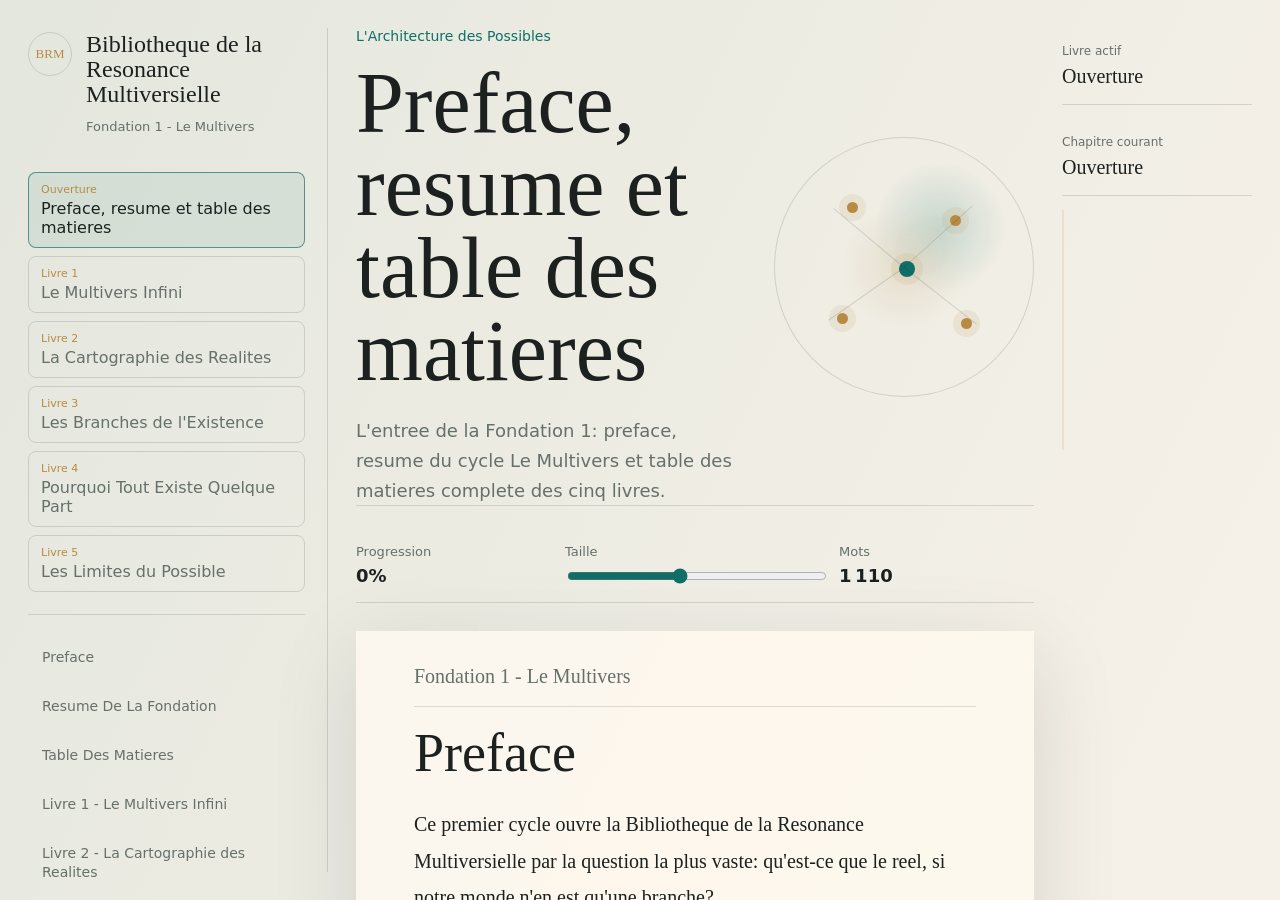
<file: index.html>
<!doctype html>
<html lang="fr">
  <head>
    <meta charset="utf-8" />
    <meta name="viewport" content="width=device-width, initial-scale=1" />
    <meta http-equiv="refresh" content="0; url=12_READER_SITE/?v=20260623-f1-frontmatter" />
    <title>Bibliotheque de la Resonance Multiversielle</title>
    <link rel="canonical" href="12_READER_SITE/?v=20260623-f1-frontmatter" />
  </head>
  <body>
    <p><a href="12_READER_SITE/?v=20260623-f1-frontmatter">Ouvrir le lecteur</a></p>
  </body>
</html>
</file>
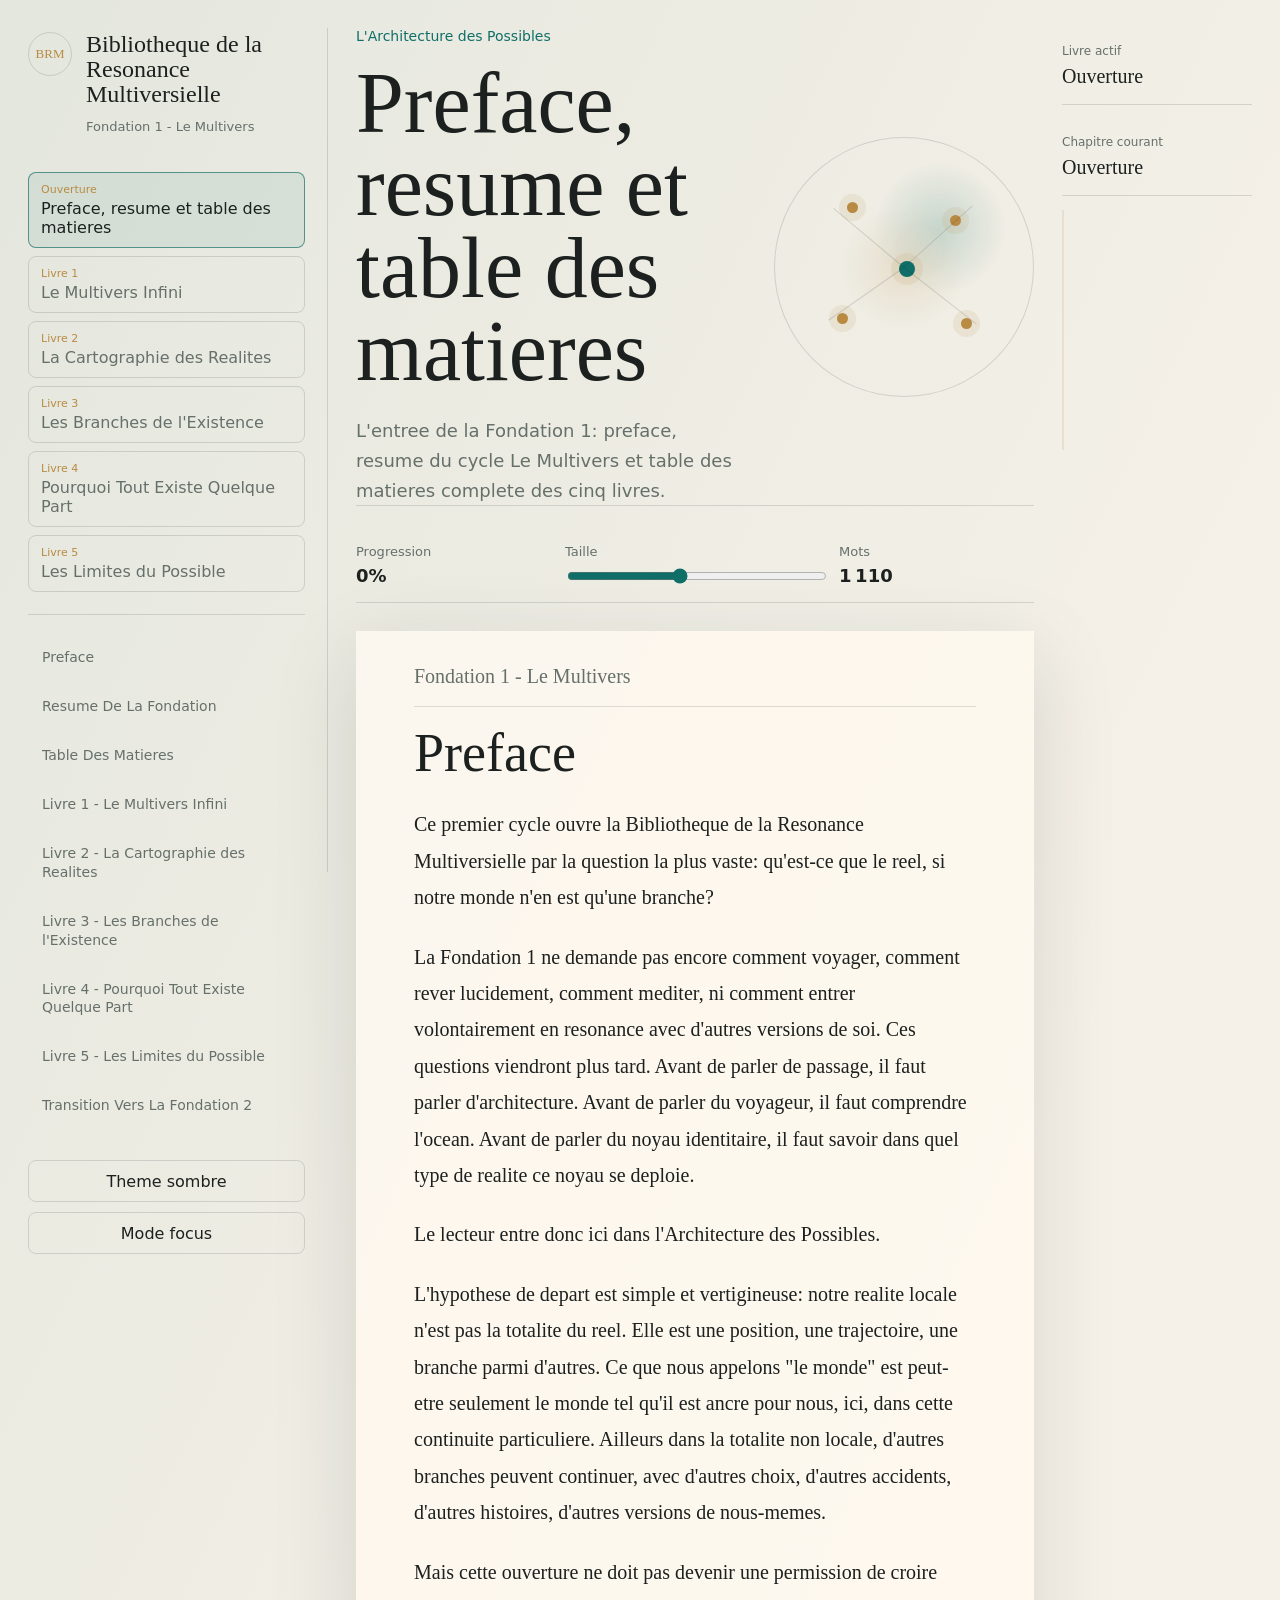
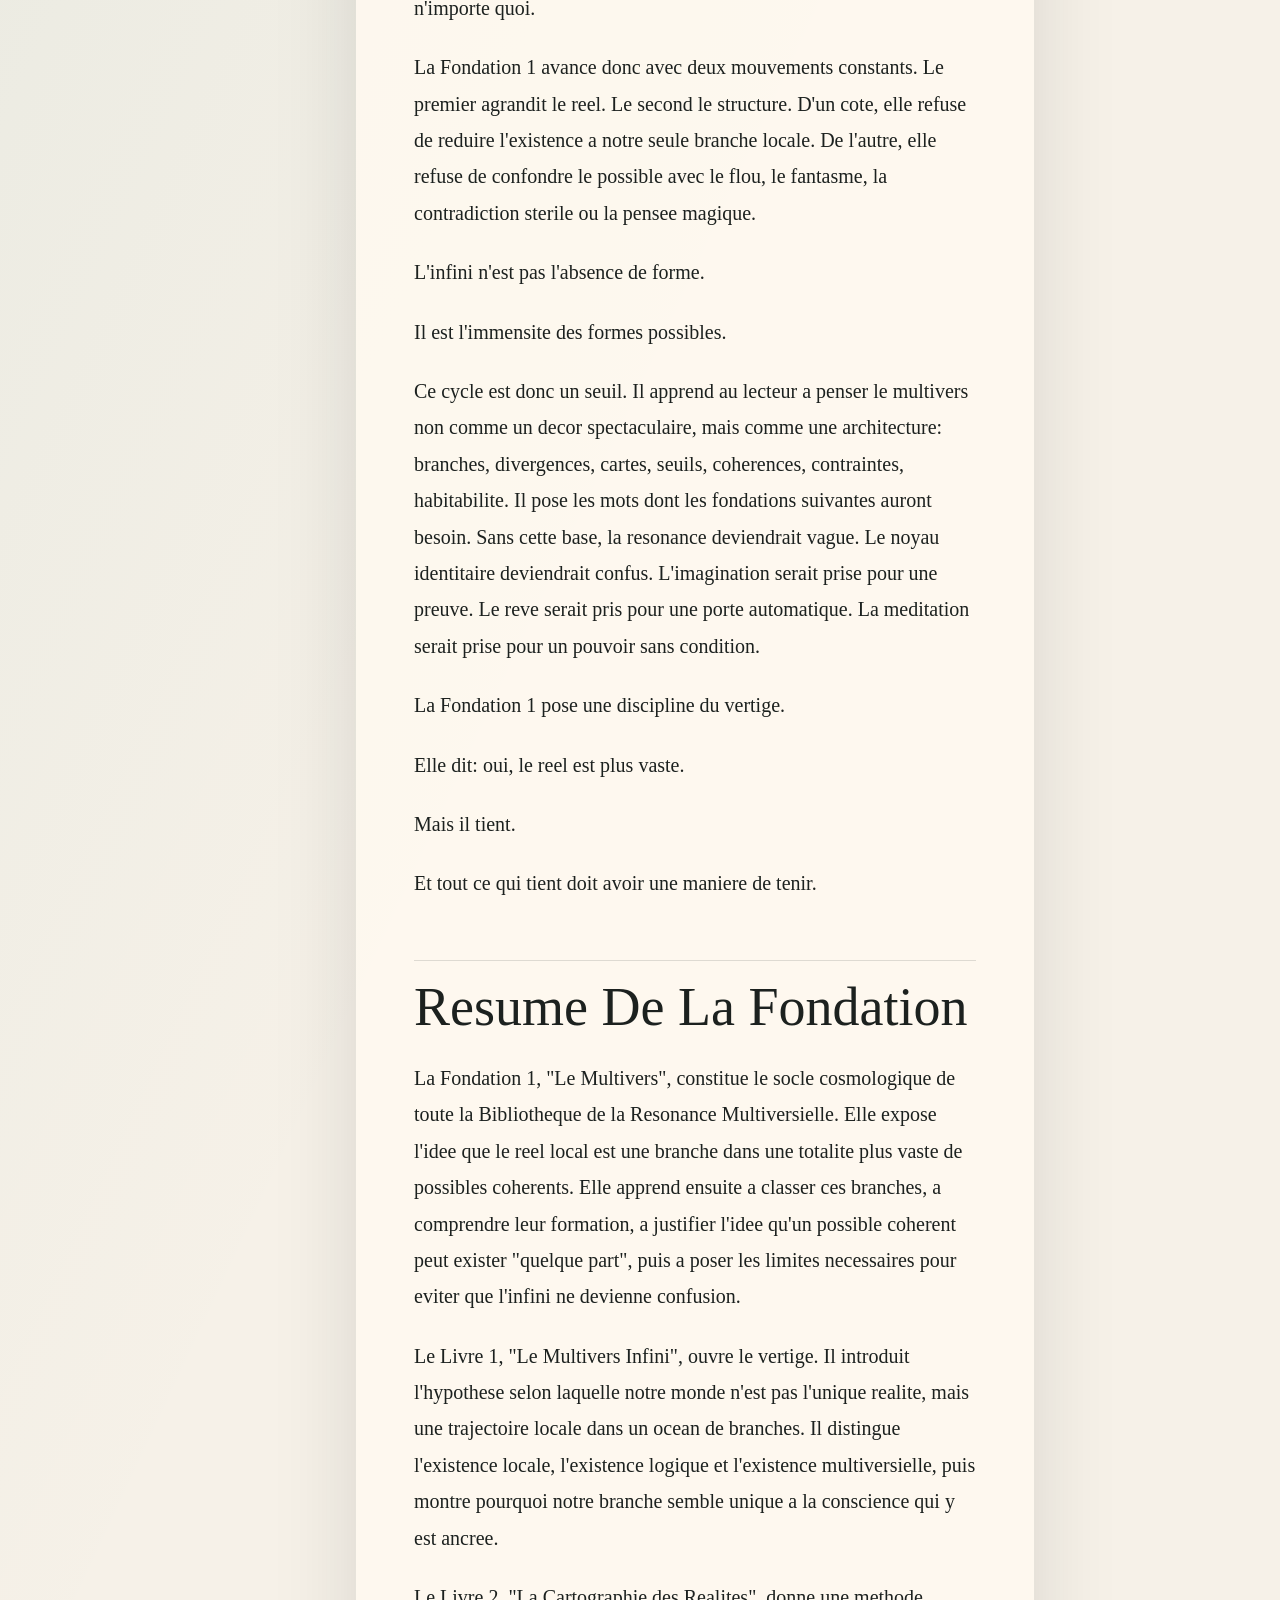
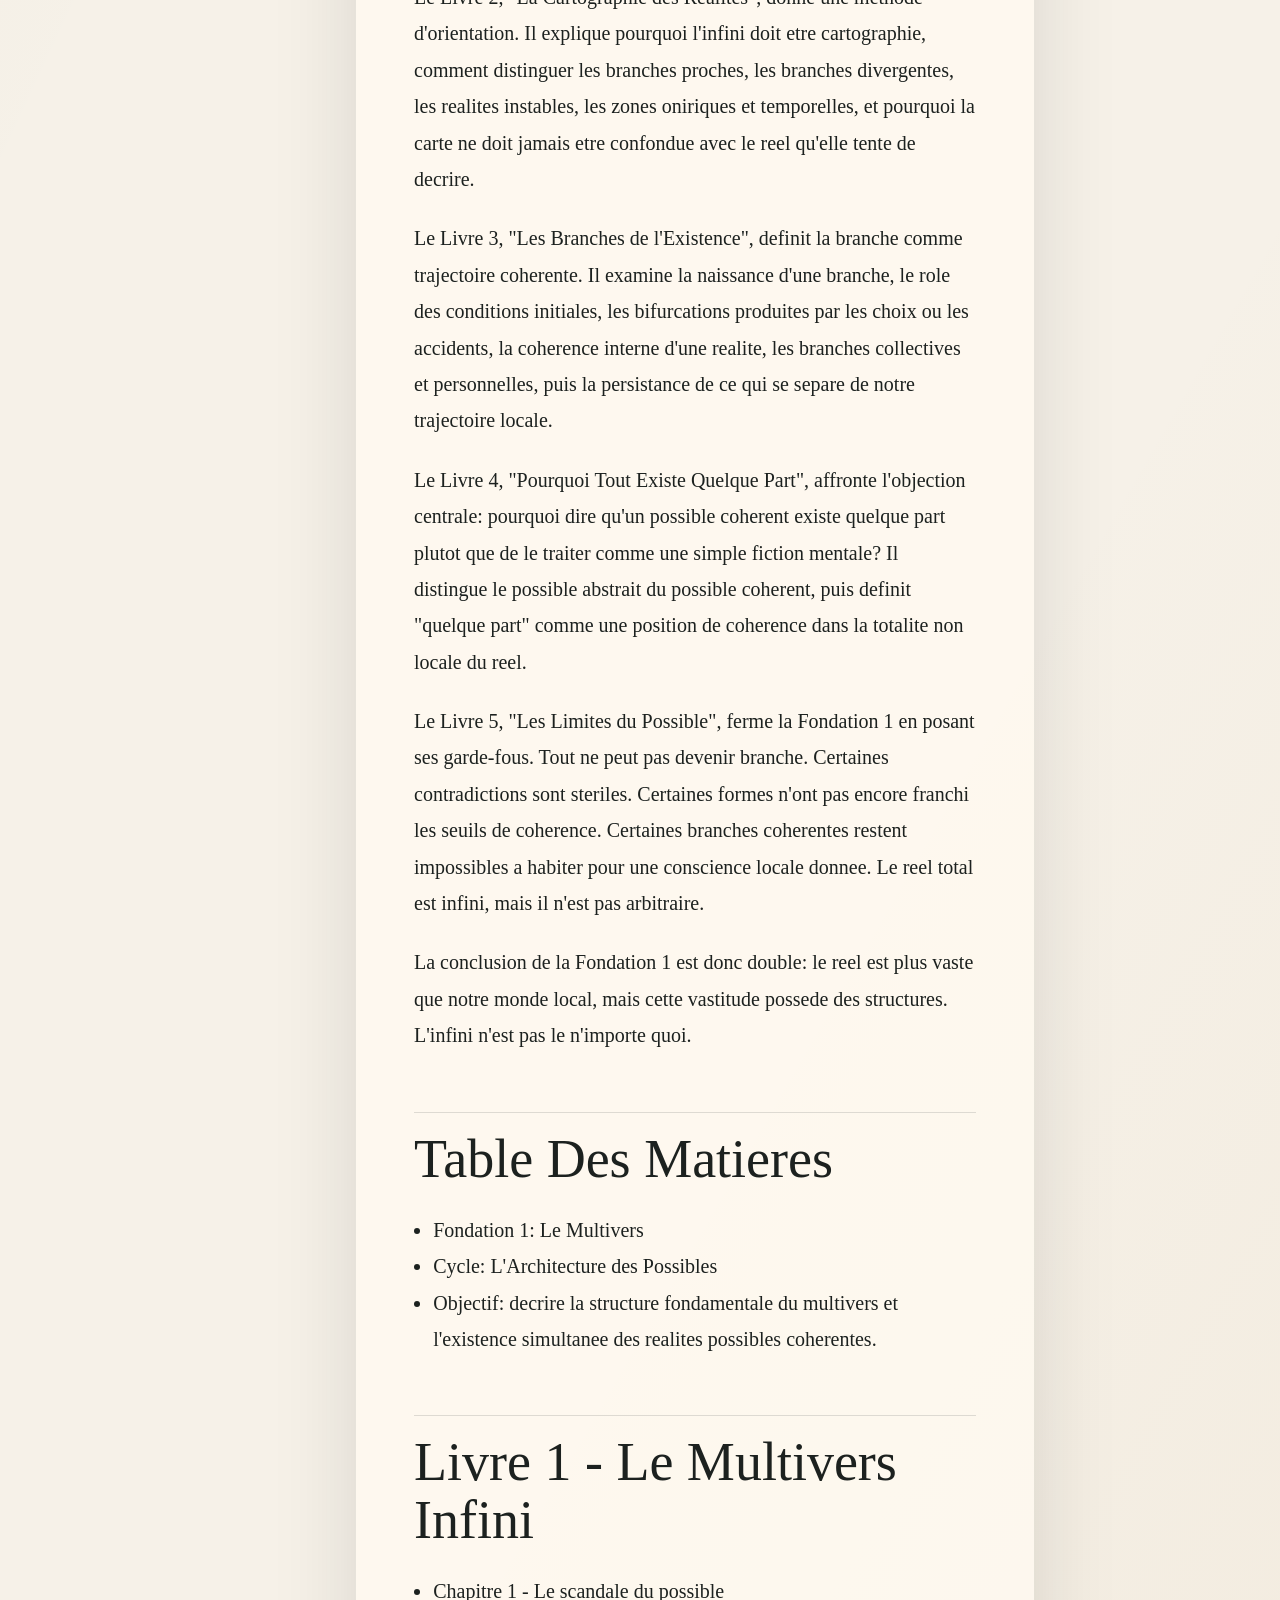
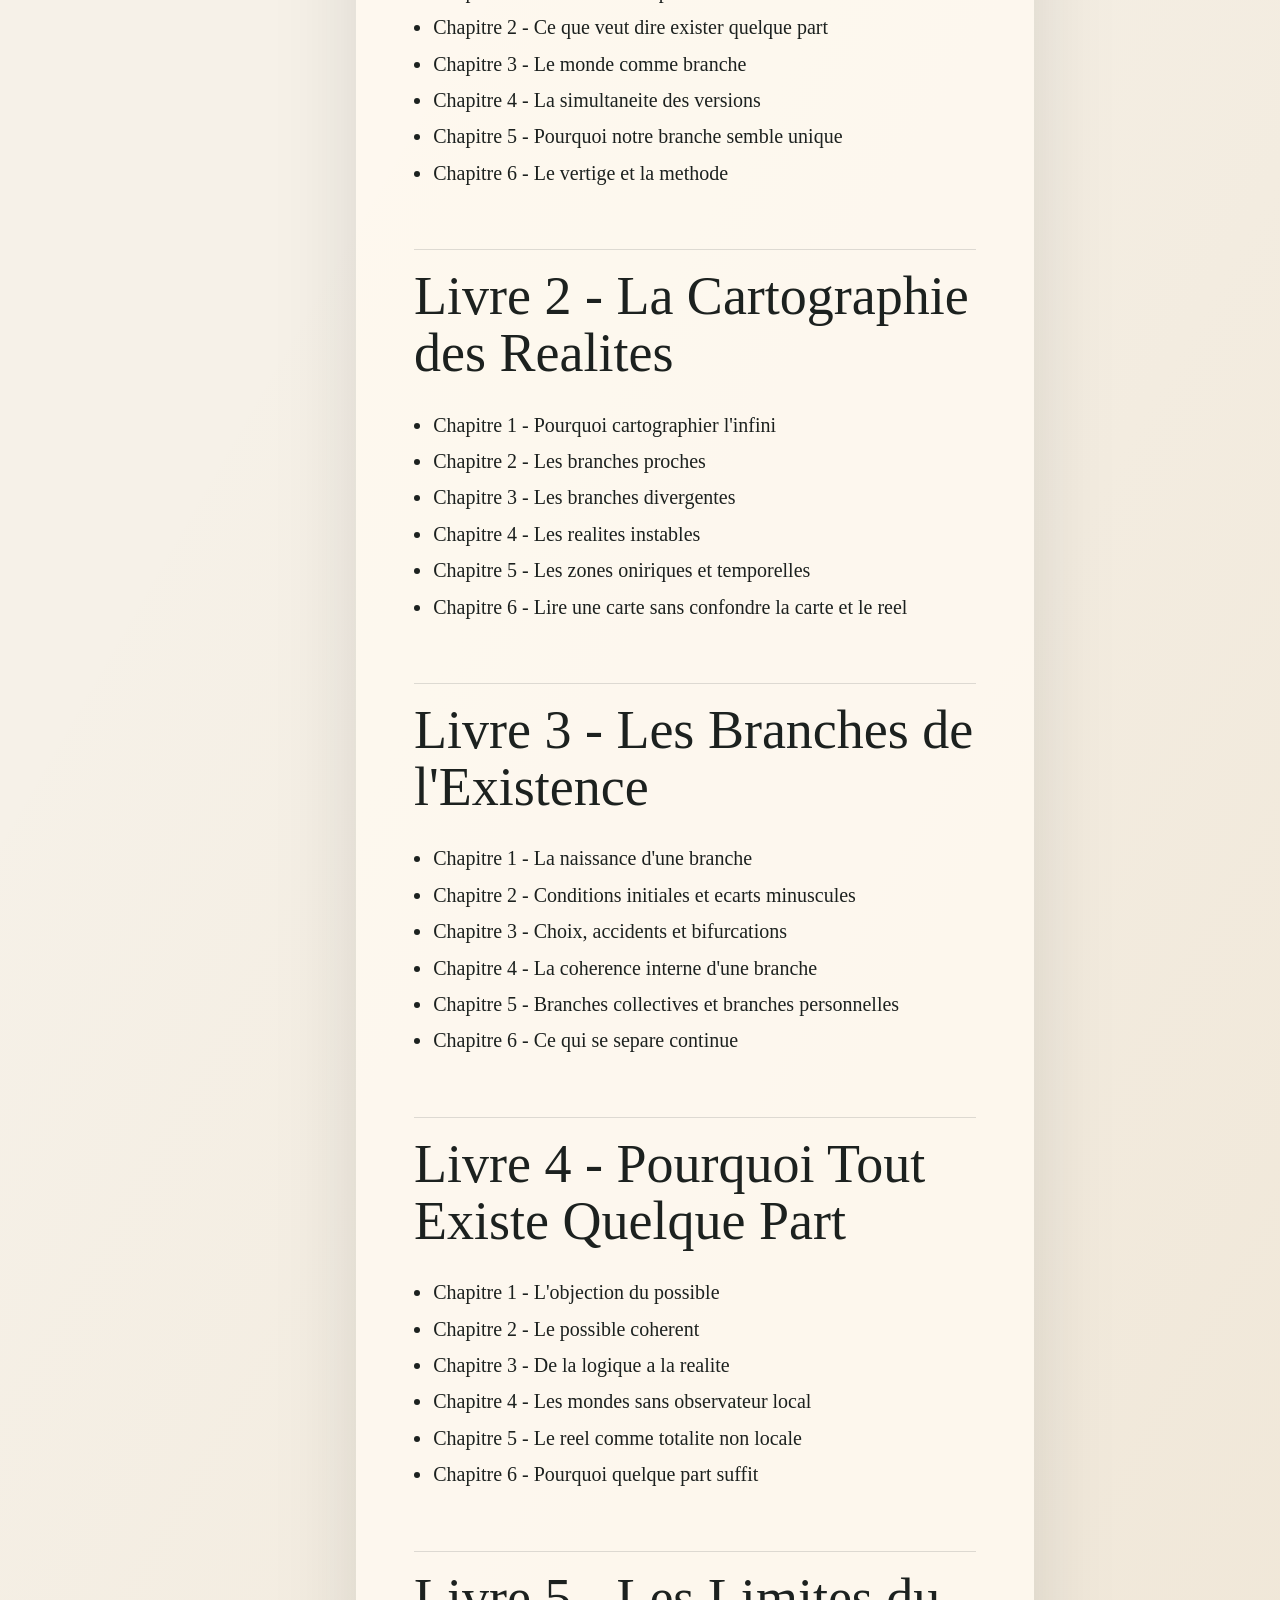
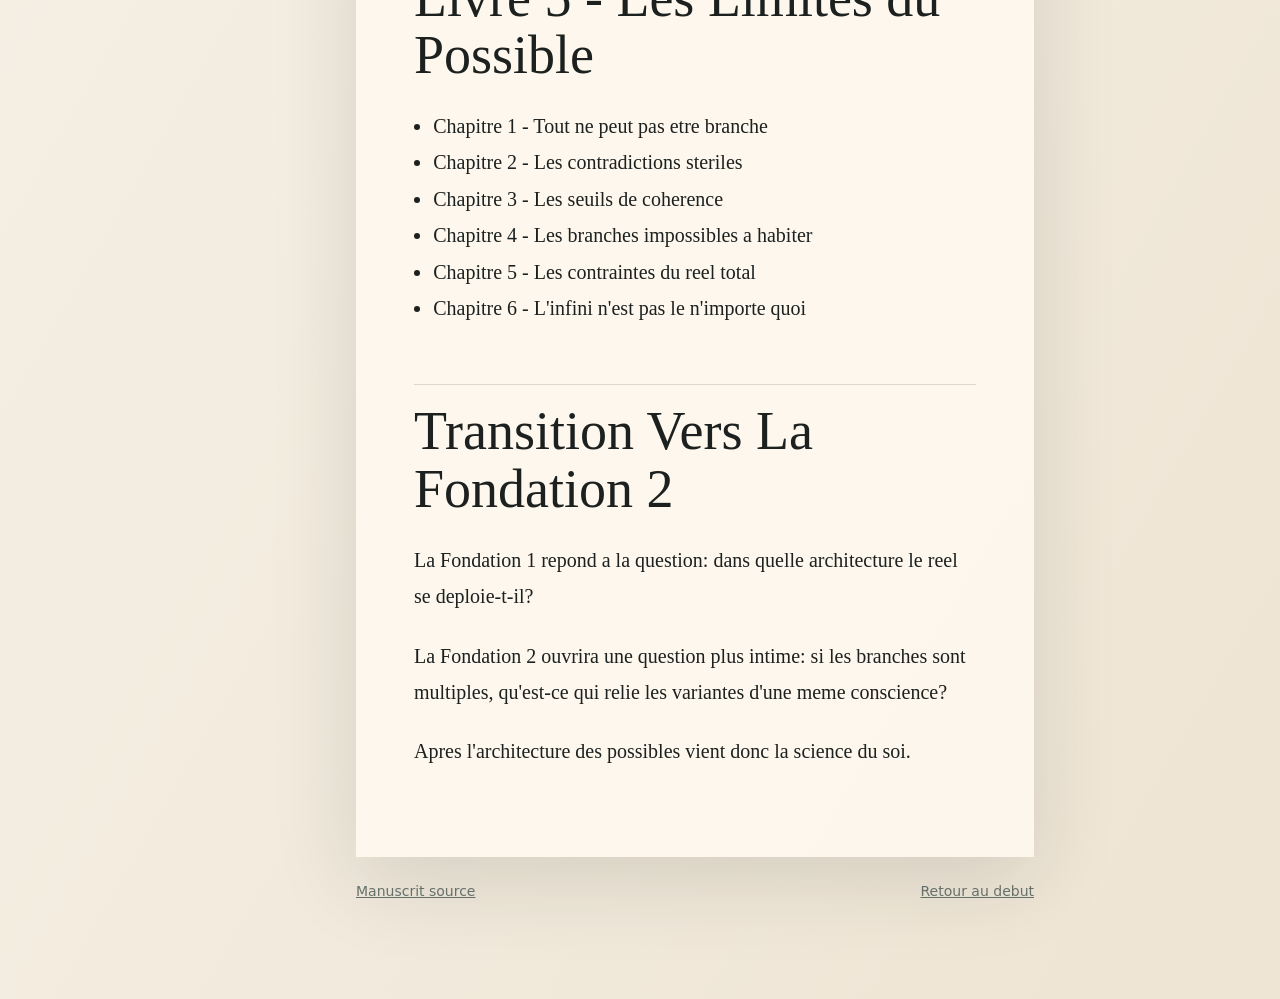
<file: 12_READER_SITE/index.html>
<!doctype html>
<html lang="fr">
  <head>
    <meta charset="utf-8" />
    <meta name="viewport" content="width=device-width, initial-scale=1" />
    <meta name="description" content="Lecteur web de la Bibliotheque de la Resonance Multiversielle." />
    <meta http-equiv="cache-control" content="no-cache" />
    <meta http-equiv="pragma" content="no-cache" />
    <title>Bibliotheque de la Resonance Multiversielle - Lecteur</title>
    <link rel="stylesheet" href="styles.css?v=20260623-f1-frontmatter" />
  </head>
  <body>
    <div class="site-shell">
      <header class="mobile-bar">
        <a class="brand-link" href="#top" aria-label="Retour au debut">BRM</a>
        <button class="menu-button" id="menuButton" type="button" aria-expanded="false" aria-controls="sidebar">
          <span></span>
          <span></span>
        </button>
      </header>

      <aside class="sidebar" id="sidebar" aria-label="Sommaire du livre">
        <div class="brand-block">
          <a class="brand-mark" href="#top">BRM</a>
          <div>
            <h1>Bibliotheque de la Resonance Multiversielle</h1>
            <p>Fondation 1 - Le Multivers</p>
          </div>
        </div>

        <div class="book-list" id="bookList" aria-label="Livres"></div>

        <nav class="toc" id="toc" aria-label="Chapitres"></nav>

        <div class="sidebar-actions">
          <button id="themeToggle" type="button">Theme sombre</button>
          <button id="focusToggle" type="button">Mode focus</button>
        </div>
      </aside>

      <main class="reader" id="top">
        <section class="reader-hero" aria-labelledby="bookTitle">
          <div class="hero-copy">
            <p class="series-name">L'Architecture des Possibles</p>
            <h2 id="bookTitle">Le Multivers Infini</h2>
            <p id="bookDescription">
              Une entree dans la theorie de la resonance multiversielle:
              le reel comme architecture des possibles, la branche comme
              trajectoire, et la conscience comme point d'ancrage.
            </p>
          </div>
          <div class="hero-map" aria-hidden="true">
            <span class="node main"></span>
            <span class="node n1"></span>
            <span class="node n2"></span>
            <span class="node n3"></span>
            <span class="node n4"></span>
            <span class="line l1"></span>
            <span class="line l2"></span>
            <span class="line l3"></span>
            <span class="line l4"></span>
          </div>
        </section>

        <section class="reader-tools" aria-label="Outils de lecture">
          <div>
            <span>Progression</span>
            <strong id="progressLabel">0%</strong>
          </div>
          <label>
            Taille
            <input id="fontRange" type="range" min="17" max="24" value="20" />
          </label>
          <div>
            <span>Mots</span>
            <strong id="wordCount">-</strong>
          </div>
        </section>

        <article class="manuscript" id="manuscript" aria-live="polite"></article>

        <footer class="reader-footer">
          <a id="sourceLink" href="../06_CHAPTERS/FONDATION_01_LIVRE_01_LE_MULTIVERS_INFINI.md">Manuscrit source</a>
          <a href="#top">Retour au debut</a>
        </footer>
      </main>

      <aside class="reading-rail" aria-label="Suivi de lecture">
        <div class="rail-card">
          <span>Livre actif</span>
          <strong id="activeBookRail">Livre 1</strong>
        </div>
        <div class="rail-card">
          <span>Chapitre courant</span>
          <strong id="currentChapter">Ouverture</strong>
        </div>
        <div class="progress-track" aria-hidden="true">
          <span id="progressBar"></span>
        </div>
      </aside>
    </div>

    <script src="app.js?v=20260623-f1-frontmatter"></script>
  </body>
</html>
</file>
<file: 12_READER_SITE/styles.css>
:root {
  color-scheme: light;
  --bg: #f6f1e8;
  --paper: #fffaf0;
  --ink: #1c211f;
  --muted: #66706b;
  --line: rgba(32, 41, 38, 0.14);
  --accent: #0f6f68;
  --gold: #b88a42;
  --rail: #e8dfd0;
  --shadow: 0 24px 80px rgba(24, 32, 29, 0.13);
  --reader-size: 20px;
}

:root.dark {
  color-scheme: dark;
  --bg: #111715;
  --paper: #17201d;
  --ink: #f4efe4;
  --muted: #aeb8b2;
  --line: rgba(241, 231, 211, 0.14);
  --accent: #62c9bc;
  --gold: #d4af6b;
  --rail: #202b27;
  --shadow: 0 24px 80px rgba(0, 0, 0, 0.28);
}

* {
  box-sizing: border-box;
}

html {
  scroll-behavior: smooth;
}

body {
  margin: 0;
  min-height: 100vh;
  background:
    linear-gradient(115deg, rgba(15, 111, 104, 0.08), transparent 34%),
    linear-gradient(300deg, rgba(184, 138, 66, 0.12), transparent 42%),
    var(--bg);
  color: var(--ink);
  font-family: Inter, ui-sans-serif, system-ui, -apple-system, BlinkMacSystemFont, "Segoe UI", sans-serif;
}

a {
  color: inherit;
}

button,
input {
  font: inherit;
}

.site-shell {
  display: grid;
  grid-template-columns: 300px minmax(0, 1fr) 190px;
  gap: 28px;
  min-height: 100vh;
  padding: 28px;
}

.mobile-bar {
  display: none;
}

.sidebar {
  position: sticky;
  top: 28px;
  align-self: start;
  height: calc(100vh - 56px);
  border-right: 1px solid var(--line);
  padding: 4px 22px 24px 0;
}

.brand-block {
  display: flex;
  gap: 14px;
  align-items: flex-start;
  margin-bottom: 36px;
}

.brand-mark,
.brand-link {
  display: inline-grid;
  place-items: center;
  flex: 0 0 auto;
  width: 44px;
  height: 44px;
  border: 1px solid var(--line);
  border-radius: 50%;
  color: var(--gold);
  text-decoration: none;
  font-family: Georgia, "Times New Roman", serif;
  font-size: 13px;
  letter-spacing: 0;
}

.brand-block h1 {
  margin: 0;
  font-family: Georgia, "Times New Roman", serif;
  font-size: 24px;
  line-height: 1.05;
  font-weight: 500;
}

.brand-block p {
  margin: 10px 0 0;
  color: var(--muted);
  font-size: 13px;
  line-height: 1.45;
}

.toc {
  display: grid;
  gap: 8px;
}

.book-list {
  display: grid;
  gap: 8px;
  margin-bottom: 22px;
  padding-bottom: 22px;
  border-bottom: 1px solid var(--line);
}

.book-list button {
  min-height: 46px;
  padding: 10px 12px;
  border: 1px solid var(--line);
  border-radius: 8px;
  background: transparent;
  color: var(--muted);
  text-align: left;
  cursor: pointer;
}

.book-list button.active,
.book-list button:hover {
  border-color: color-mix(in srgb, var(--accent) 60%, var(--line));
  color: var(--ink);
  background: rgba(15, 111, 104, 0.08);
}

.book-list span {
  display: block;
  color: var(--gold);
  font-size: 11px;
  margin-bottom: 3px;
}

.toc a {
  display: block;
  padding: 11px 12px;
  border-left: 2px solid transparent;
  color: var(--muted);
  text-decoration: none;
  font-size: 14px;
  line-height: 1.35;
}

.toc a.active,
.toc a:hover {
  border-left-color: var(--gold);
  color: var(--ink);
  background: rgba(184, 138, 66, 0.08);
}

.sidebar-actions {
  display: grid;
  gap: 10px;
  margin-top: 34px;
}

.sidebar-actions button,
.menu-button {
  border: 1px solid var(--line);
  border-radius: 8px;
  background: transparent;
  color: var(--ink);
  min-height: 42px;
  cursor: pointer;
}

.reader {
  min-width: 0;
}

.reader-hero {
  display: grid;
  grid-template-columns: minmax(0, 1fr) 260px;
  gap: 36px;
  align-items: center;
  margin: 0 auto 22px;
  max-width: 950px;
  min-height: 360px;
  border-bottom: 1px solid var(--line);
}

.series-name {
  margin: 0 0 18px;
  color: var(--accent);
  font-size: 14px;
}

.reader-hero h2 {
  margin: 0;
  max-width: 660px;
  font-family: Georgia, "Times New Roman", serif;
  font-size: clamp(48px, 7vw, 86px);
  line-height: 0.96;
  font-weight: 500;
}

.reader-hero p:not(.series-name) {
  max-width: 660px;
  margin: 24px 0 0;
  color: var(--muted);
  font-size: 18px;
  line-height: 1.65;
}

.hero-map {
  position: relative;
  height: 260px;
  border: 1px solid var(--line);
  border-radius: 50%;
  background:
    radial-gradient(circle at 50% 50%, rgba(184, 138, 66, 0.15), transparent 34%),
    radial-gradient(circle at 64% 35%, rgba(15, 111, 104, 0.18), transparent 28%);
}

.node,
.line {
  position: absolute;
  display: block;
}

.node {
  width: 11px;
  height: 11px;
  border-radius: 50%;
  background: var(--gold);
  box-shadow: 0 0 0 8px rgba(184, 138, 66, 0.11);
}

.node.main {
  left: 48%;
  top: 48%;
  width: 16px;
  height: 16px;
  background: var(--accent);
}

.n1 { left: 28%; top: 25%; }
.n2 { left: 68%; top: 30%; }
.n3 { left: 24%; top: 68%; }
.n4 { left: 72%; top: 70%; }

.line {
  left: 50%;
  top: 50%;
  width: 92px;
  height: 1px;
  background: var(--line);
  transform-origin: left center;
}

.l1 { transform: rotate(220deg); }
.l2 { transform: rotate(318deg); }
.l3 { transform: rotate(145deg); }
.l4 { transform: rotate(38deg); }

.reader-tools {
  display: grid;
  grid-template-columns: 1fr minmax(190px, 260px) 1fr;
  gap: 14px;
  max-width: 950px;
  margin: 0 auto 28px;
  padding: 16px 0;
  border-bottom: 1px solid var(--line);
  color: var(--muted);
  font-size: 13px;
}

.reader-tools div,
.reader-tools label {
  display: grid;
  gap: 6px;
}

.reader-tools strong {
  color: var(--ink);
  font-size: 18px;
  font-weight: 600;
}

.reader-tools input {
  width: 100%;
  accent-color: var(--accent);
}

.manuscript {
  max-width: 820px;
  margin: 0 auto;
  padding: 34px clamp(22px, 5vw, 58px) 64px;
  background: color-mix(in srgb, var(--paper) 86%, transparent);
  box-shadow: var(--shadow);
}

.manuscript h1,
.manuscript h2 {
  font-family: Georgia, "Times New Roman", serif;
  font-weight: 500;
}

.manuscript h1 {
  margin: 0 0 8px;
  color: var(--muted);
  font-size: 20px;
}

.manuscript h2 {
  margin: 58px 0 24px;
  padding-top: 18px;
  border-top: 1px solid var(--line);
  font-size: clamp(34px, 5vw, 54px);
  line-height: 1.06;
}

.manuscript h2:first-of-type {
  margin-top: 18px;
}

.manuscript p,
.manuscript li {
  font-family: Georgia, "Times New Roman", serif;
  font-size: var(--reader-size);
  line-height: 1.82;
}

.manuscript p {
  margin: 0 0 1.15em;
}

.manuscript ul {
  padding-left: 1.2em;
}

.manuscript .loading,
.manuscript .error {
  font-family: inherit;
  color: var(--muted);
}

.reader-footer {
  display: flex;
  justify-content: space-between;
  gap: 18px;
  max-width: 820px;
  margin: 26px auto 72px;
  color: var(--muted);
  font-size: 14px;
}

.reading-rail {
  position: sticky;
  top: 28px;
  align-self: start;
  height: calc(100vh - 56px);
  display: grid;
  align-content: start;
  gap: 14px;
}

.rail-card {
  padding: 16px 0;
  border-bottom: 1px solid var(--line);
}

.rail-card span {
  display: block;
  color: var(--muted);
  font-size: 12px;
  margin-bottom: 7px;
}

.rail-card strong {
  font-family: Georgia, "Times New Roman", serif;
  font-size: 20px;
  font-weight: 500;
}

.progress-track {
  width: 2px;
  height: 240px;
  background: var(--rail);
}

.progress-track span {
  display: block;
  width: 100%;
  height: 0;
  background: var(--accent);
}

.focus .sidebar,
.focus .reading-rail,
.focus .reader-hero,
.focus .reader-tools {
  display: none;
}

.focus .site-shell {
  display: block;
  padding: 28px;
}

@media (max-width: 1100px) {
  .site-shell {
    grid-template-columns: 260px minmax(0, 1fr);
  }

  .reading-rail {
    display: none;
  }
}

@media (max-width: 820px) {
  .mobile-bar {
    position: sticky;
    top: 0;
    z-index: 20;
    display: flex;
    justify-content: space-between;
    align-items: center;
    padding: 12px 16px;
    border-bottom: 1px solid var(--line);
    background: color-mix(in srgb, var(--bg) 92%, transparent);
    backdrop-filter: blur(14px);
  }

  .site-shell {
    display: block;
    padding: 0;
  }

  .sidebar {
    position: fixed;
    z-index: 30;
    inset: 0 auto 0 0;
    width: min(82vw, 330px);
    height: 100vh;
    padding: 24px;
    background: var(--bg);
    box-shadow: var(--shadow);
    transform: translateX(-105%);
    transition: transform 180ms ease;
  }

  .sidebar.open {
    transform: translateX(0);
  }

  .menu-button {
    display: grid;
    gap: 5px;
    place-content: center;
    width: 44px;
  }

  .menu-button span {
    display: block;
    width: 18px;
    height: 2px;
    background: var(--ink);
  }

  .reader {
    padding: 0 16px;
  }

  .reader-hero {
    grid-template-columns: 1fr;
    min-height: auto;
    padding: 48px 0 24px;
  }

  .hero-map {
    height: 170px;
    max-width: 260px;
  }

  .reader-tools {
    grid-template-columns: 1fr;
  }

  .manuscript {
    padding: 24px 20px 48px;
  }

  .reader-footer {
    flex-direction: column;
  }
}
</file>
